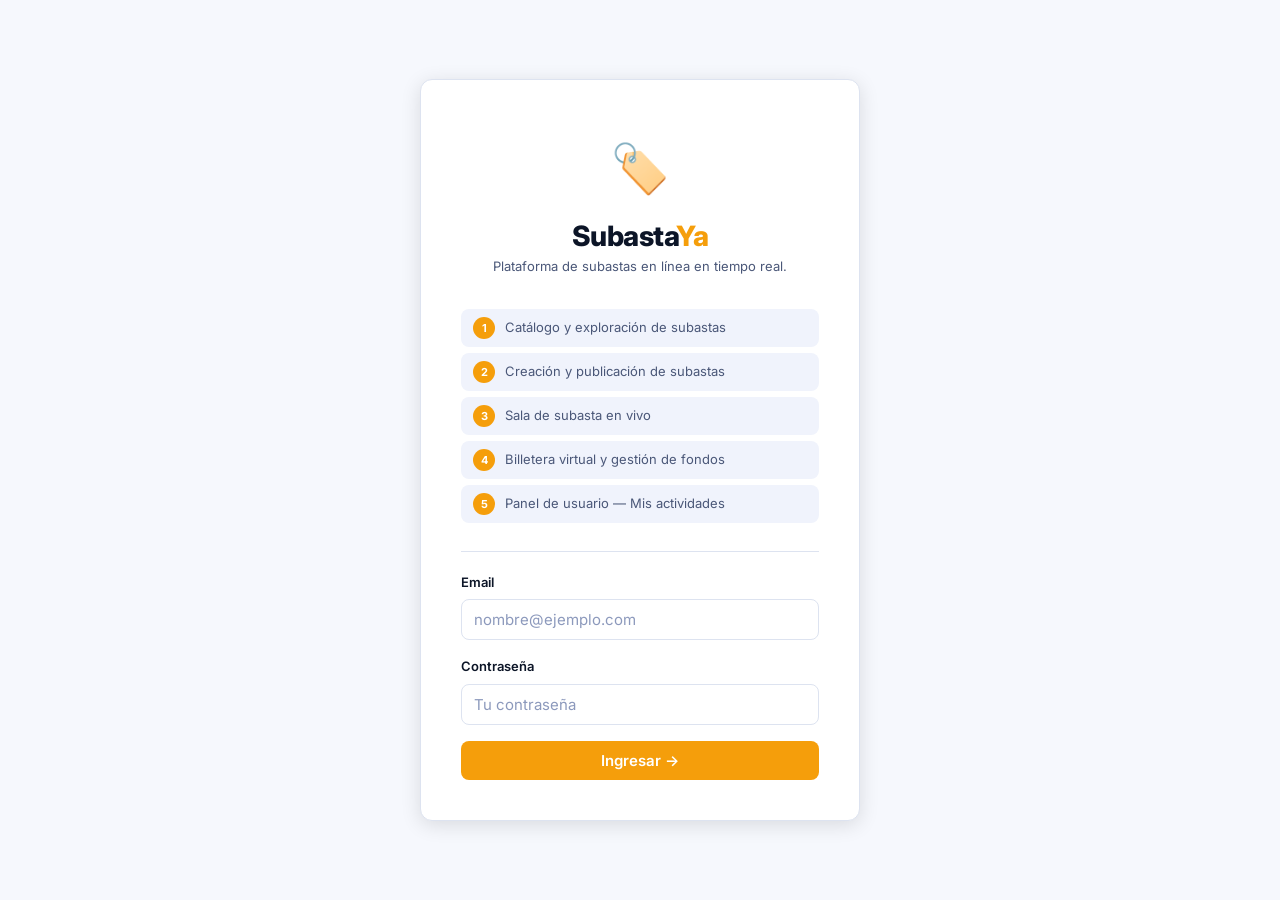
<file: index.html>
<!DOCTYPE html>
<html lang="es">
<head>
  <meta charset="UTF-8">
  <meta name="viewport" content="width=device-width, initial-scale=1.0">
  <title>SubastaYa — Subastas en línea</title>

  <link rel="stylesheet" href="./styles/variables.css">
  <link rel="stylesheet" href="./styles/global.css">
  <link rel="stylesheet" href="./styles/components.css">
  <link rel="stylesheet" href="./styles/layout.css">
  <link rel="stylesheet" href="./styles/home.css">
  <link rel="stylesheet" href="./styles/identificacion.css">
</head>
<body>

  <!-- ══════════════════════════════════════════════════
       PANTALLA DE IDENTIFICACIÓN (sin sesión)
       ══════════════════════════════════════════════════ -->
  <div id="pantalla-identificacion" class="id-page" hidden>
    <div class="id-card">
      <span class="id-logo">🏷️</span>
      <h1 class="id-titulo">Subasta<span>Ya</span></h1>
      <p class="id-subtitulo">
        Plataforma de subastas en línea en tiempo real.
      </p>

      <div class="modulos-lista">
        <div class="modulo-pill"><span class="modulo-pill__num">1</span> Catálogo y exploración de subastas</div>
        <div class="modulo-pill"><span class="modulo-pill__num">2</span> Creación y publicación de subastas</div>
        <div class="modulo-pill"><span class="modulo-pill__num">3</span> Sala de subasta en vivo</div>
        <div class="modulo-pill"><span class="modulo-pill__num">4</span> Billetera virtual y gestión de fondos</div>
        <div class="modulo-pill"><span class="modulo-pill__num">5</span> Panel de usuario — Mis actividades</div>
      </div>

      <hr class="id-divider">

      <form id="form-identificacion" class="id-form" novalidate>
        <div class="form-group">
          <label class="form-label" for="input-email">Email</label>
          <input id="input-email" type="email" class="form-control"
                 placeholder="nombre@ejemplo.com" autocomplete="email" required>
        </div>
        <div class="form-group">
          <label class="form-label" for="input-password">Contraseña</label>
          <input id="input-password" type="password" class="form-control"
                 placeholder="Tu contraseña" autocomplete="current-password" required>
        </div>
        <div id="alerta-id"></div>
        <button id="btn-entrar" type="submit" class="btn btn-primary btn-full">
          Ingresar →
        </button>
      </form>
    </div>
  </div>

  <!-- ══════════════════════════════════════════════════
       CATÁLOGO (con sesión)
       ══════════════════════════════════════════════════ -->
  <div id="pantalla-catalogo" hidden>

    <div id="app-header"></div>

    <main class="page-content">
      <div class="home-hero">
        <h1>Subastas en línea</h1>
        <p>Ofertá en tiempo real. El mayor postor se lleva el artículo.</p>
      </div>

      <div class="filtros-bar">
        <div class="filtros-tabs">
          <button class="tab active" data-status="">Todas</button>
          <button class="tab" data-status="Activas">Activas</button>
          <button class="tab" data-status="Proximas">Próximas</button>
          <button class="tab" data-status="Finalizadas">Finalizadas</button>
        </div>
        <div class="filtros-sort">
          <select id="sort-select">
            <option value="TiempoRestante">Ordenar: Tiempo restante</option>
            <option value="MayorPuja">Ordenar: Mayor puja</option>
          </select>
        </div>
      </div>

      <div id="estado-carga" class="estado-carga">
        <div class="spinner"></div>
      </div>

      <div id="auctions-grid" class="card-grid"></div>
    </main>

    <div id="app-footer"></div>

  </div>

  <!-- ── Lógica de entrada ───────────────────────────── -->
  <script type="module">
    async function mostrarCatalogo() {
      document.getElementById('pantalla-catalogo').hidden = false;
      // Importar en orden: layout primero (inyecta header), luego home
      await import('./components/layout.js');
      await import('./scripts/home.js');
    }

    const email = localStorage.getItem('subastaYa_email');

    if (email) {
      mostrarCatalogo();
    } else {
      document.getElementById('pantalla-identificacion').hidden = false;

      const formEl    = document.getElementById('form-identificacion');
      const btnEntrar = document.getElementById('btn-entrar');

      formEl.addEventListener('submit', async e => {
        e.preventDefault();
        const alertaEl = document.getElementById('alerta-id');
        alertaEl.innerHTML = '';

        const emailVal = document.getElementById('input-email').value.trim();
        if (!emailVal || !emailVal.includes('@')) {
          alertaEl.innerHTML = '<div class="alerta alerta-error">Ingresá un email válido.</div>';
          return;
        }

        btnEntrar.disabled    = true;
        btnEntrar.textContent = 'Verificando…';

        const passVal = document.getElementById('input-password').value;
        if (!passVal) {
          alertaEl.innerHTML = '<div class="alerta alerta-error">Ingresá tu contraseña.</div>';
          btnEntrar.disabled    = false;
          btnEntrar.textContent = 'Ingresar →';
          return;
        }

        try {
          const apiBase = window.location.port === '5073' ? '' : 'http://localhost:5073';
          const res = await fetch(`${apiBase}/api/v1/auth/login`, {
            method:  'POST',
            headers: { 'Content-Type': 'application/json' },
            body:    JSON.stringify({ email: emailVal, password: passVal }),
            signal:  AbortSignal.timeout(5000)
          });

          if (!res.ok) throw new Error('credenciales');
          const session = await res.json();

          localStorage.setItem('subastaYa_userId', String(session.usuarioId));
          localStorage.setItem('subastaYa_email',  session.email);
          localStorage.setItem('subastaYa_nombre', session.nombre);
          localStorage.setItem('subastaYa_token',  session.token);
          localStorage.setItem('subastaYa_rol',    session.rol);

          document.getElementById('pantalla-identificacion').hidden = true;
          mostrarCatalogo();

        } catch (err) {
          const esComunicacion = err.name === 'TimeoutError' || err.name === 'TypeError';
          alertaEl.innerHTML = esComunicacion
            ? '<div class="alerta alerta-error">No se pudo conectar con el servidor. ¿Está corriendo el backend?</div>'
            : '<div class="alerta alerta-error">Email o contraseña incorrectos.</div>';
          btnEntrar.disabled    = false;
          btnEntrar.textContent = 'Ingresar →';
        }
      });
    }
  </script>

</body>
</html>
</file>
<file: styles/variables.css>
:root {
  /* ── Colores principales ─────────────────────────── */
  --color-primary:        #F59E0B;
  --color-primary-hover:  #D97706;
  --color-primary-text:   #FFFFFF;

  /* ── Header ──────────────────────────────────────── */
  --color-header:         #0C1527;
  --color-header-text:    #FFFFFF;
  --color-header-link:    #C8D3F0;

  /* ── Fondo y superficies ─────────────────────────── */
  --color-bg:             #F6F8FD;
  --color-surface:        #FFFFFF;
  --color-surface-2:      #F0F3FC;

  /* ── Texto ───────────────────────────────────────── */
  --color-text:           #0C1527;
  --color-text-muted:     #4A5778;
  --color-text-light:     #8C99BC;

  /* ── Bordes ──────────────────────────────────────── */
  --color-border:         #DDE3F0;
  --color-border-hi:      #B8C4E0;

  /* ── Estados ─────────────────────────────────────── */
  --color-success:        #059669;
  --color-success-bg:     #ECFDF5;
  --color-error:          #DC2626;
  --color-error-bg:       #FEF2F2;
  --color-warning:        #D97706;
  --color-warning-bg:     #FFFBEB;

  /* ── Tipografía ──────────────────────────────────── */
  --font-sans:            'Inter', system-ui, sans-serif;
  --font-size-sm:         13px;
  --font-size-base:       15px;
  --font-size-lg:         18px;
  --font-size-xl:         22px;

  /* ── Formas y sombras ────────────────────────────── */
  --radius:               8px;
  --radius-lg:            12px;
  --radius-full:          9999px;
  --shadow:               0 2px 8px rgba(0, 0, 0, .08);
  --shadow-lg:            0 4px 20px rgba(0, 0, 0, .12);

  /* ── Layout ──────────────────────────────────────── */
  --max-width:            1100px;
  --header-height:        64px;
  --page-padding:         20px;
}
</file>
<file: styles/global.css>
@import url('https://fonts.googleapis.com/css2?family=Inter:wght@400;500;600;700&display=swap');

/* ── Reset ───────────────────────────────────────────── */
*, *::before, *::after {
  box-sizing: border-box;
  margin: 0;
  padding: 0;
}

[hidden] { display: none !important; }

/* ── Base ────────────────────────────────────────────── */
body {
  font-family:    var(--font-sans);
  font-size:      var(--font-size-base);
  background:     var(--color-bg);
  color:          var(--color-text);
  line-height:    1.65;
  min-height:     100vh;
}

a {
  color: var(--color-primary);
  text-decoration: none;
}
a:hover { text-decoration: underline; }

img { max-width: 100%; display: block; }

ul, ol { list-style: none; }

/* ── Contenedor de página ────────────────────────────── */
.page-content {
  max-width:      var(--max-width);
  margin-inline:  auto;
  padding-inline: var(--page-padding);
  padding-block:  32px 64px;
  /* Espacio para el header fijo */
  padding-top:    calc(var(--header-height) + 32px);
}

/* ── Títulos ─────────────────────────────────────────── */
h1 { font-size: var(--font-size-xl); font-weight: 700; line-height: 1.2; }
h2 { font-size: var(--font-size-lg); font-weight: 600; line-height: 1.3; }
h3 { font-size: var(--font-size-base); font-weight: 600; }

/* ── Grillas de cards ────────────────────────────────── */
.card-grid {
  display: grid;
  grid-template-columns: repeat(auto-fill, minmax(280px, 1fr));
  gap: 20px;
}

/* ── Card genérica ───────────────────────────────────── */
.card {
  background:    var(--color-surface);
  border:        1px solid var(--color-border);
  border-radius: var(--radius-lg);
  padding:       20px;
  box-shadow:    var(--shadow);
}

/* ── Mensaje de carga / vacío ────────────────────────── */
.estado-carga {
  text-align: center;
  padding: 60px 20px;
  color: var(--color-text-muted);
}

/* ── Responsive ──────────────────────────────────────── */
@media (max-width: 600px) {
  .card-grid {
    grid-template-columns: 1fr;
  }
  .page-content {
    padding-inline: 16px;
  }
}
</file>
<file: styles/components.css>
/* ════════════════════════════════════════════════════
   components.css — Estilos estándar de componentes UI
   Para cambiar el diseño de botones/inputs de TODA la
   app, modificá este archivo.
   ════════════════════════════════════════════════════ */

/* ── Botones ─────────────────────────────────────────── */
.btn {
  display:       inline-flex;
  align-items:   center;
  gap:           8px;
  padding:       10px 20px;
  border-radius: var(--radius);
  font-family:   var(--font-sans);
  font-size:     var(--font-size-base);
  font-weight:   600;
  cursor:        pointer;
  border:        none;
  transition:    background .15s, transform .1s;
  white-space:   nowrap;
}
.btn:active { transform: scale(.98); }

.btn-primary {
  background: var(--color-primary);
  color:      var(--color-primary-text);
}
.btn-primary:hover { background: var(--color-primary-hover); }

.btn-secondary {
  background: var(--color-surface);
  color:      var(--color-text);
  border:     1px solid var(--color-border);
}
.btn-secondary:hover { background: var(--color-surface-2); }

.btn-danger {
  background: var(--color-error);
  color:      #fff;
}

.btn-sm {
  padding:   6px 14px;
  font-size: var(--font-size-sm);
}

.btn-full { width: 100%; justify-content: center; }

/* ── Inputs y formularios ────────────────────────────── */
.form-group {
  display:        flex;
  flex-direction: column;
  gap:            6px;
  margin-bottom:  16px;
}

label {
  font-size:   var(--font-size-sm);
  font-weight: 600;
  color:       var(--color-text);
}

input,
select,
textarea {
  width:         100%;
  padding:       10px 12px;
  border:        1px solid var(--color-border);
  border-radius: var(--radius);
  font-family:   var(--font-sans);
  font-size:     var(--font-size-base);
  color:         var(--color-text);
  background:    var(--color-surface);
  transition:    border-color .15s;
}
input:focus,
select:focus,
textarea:focus {
  outline:      none;
  border-color: var(--color-primary);
}
input::placeholder { color: var(--color-text-light); }

textarea { resize: vertical; min-height: 100px; }

.form-label {
  font-size:   var(--font-size-sm);
  font-weight: 600;
  color:       var(--color-text);
}
.form-hint {
  font-size: var(--font-size-sm);
  color:     var(--color-text-muted);
}
.form-required { color: var(--color-error); }
.form-error {
  font-size: var(--font-size-sm);
  color:     var(--color-error);
}
.form-control {
  width:         100%;
  padding:       10px 12px;
  border:        1px solid var(--color-border);
  border-radius: var(--radius);
  font-family:   var(--font-sans);
  font-size:     var(--font-size-base);
  color:         var(--color-text);
  background:    var(--color-surface);
  transition:    border-color .15s;
}
.form-control:focus {
  outline:      none;
  border-color: var(--color-primary);
}

/* ── Badges / pills ──────────────────────────────────── */
.badge {
  display:       inline-block;
  padding:       3px 10px;
  border-radius: var(--radius-full);
  font-size:     12px;
  font-weight:   600;
}
.badge-activa    { background: #DCFCE7; color: #166534; }
.badge-programada{ background: #DBEAFE; color: #1E40AF; }
.badge-finalizada{ background: var(--color-surface-2); color: var(--color-text-muted); }
.badge-desierta  { background: #FEF3C7; color: #92400E; }

/* ── Alertas ─────────────────────────────────────────── */
.alerta {
  padding:       12px 16px;
  border-radius: var(--radius);
  font-size:     var(--font-size-sm);
  border:        1px solid;
  margin-bottom: 16px;
}
.alerta-error   { background: var(--color-error-bg);   color: var(--color-error);   border-color: #FECACA; }
.alerta-success { background: var(--color-success-bg); color: var(--color-success); border-color: #A7F3D0; }
.alerta-warning { background: var(--color-warning-bg); color: var(--color-warning); border-color: #FDE68A; }

/* ── Divisor ─────────────────────────────────────────── */
.divider {
  border: none;
  border-top: 1px solid var(--color-border);
  margin-block: 24px;
}

/* ── Spinner de carga ────────────────────────────────── */
.spinner {
  width:  28px;
  height: 28px;
  border: 3px solid var(--color-border);
  border-top-color: var(--color-primary);
  border-radius: 50%;
  animation: spin .7s linear infinite;
  margin-inline: auto;
}
@keyframes spin { to { transform: rotate(360deg); } }
</file>
<file: styles/layout.css>
/* ════════════════════════════════════════════════════
   layout.css — Estilos del header y footer globales
   Se importa en cada página junto con global.css
   ════════════════════════════════════════════════════ */

/* ── Header ──────────────────────────────────────────── */
.main-header {
  position:   fixed;
  top:        0;
  left:       0;
  right:      0;
  z-index:    100;
  background: var(--color-header);
  height:     var(--header-height);
  box-shadow: 0 1px 8px rgba(0,0,0,.2);
}

.main-header__inner {
  max-width:      var(--max-width);
  margin-inline:  auto;
  padding-inline: var(--page-padding);
  height:         100%;
  display:        flex;
  align-items:    center;
  gap:            24px;
}

.main-header__logo {
  font-size:   20px;
  font-weight: 700;
  color:       var(--color-primary) !important;
  text-decoration: none !important;
  letter-spacing: -.02em;
  margin-right: 8px;
}

.main-header__nav {
  display: flex;
  gap:     4px;
  flex:    1;
}

.main-header__nav a {
  padding:       8px 14px;
  border-radius: var(--radius);
  color:         var(--color-header-link);
  font-size:     var(--font-size-sm);
  font-weight:   500;
  text-decoration: none;
  transition:    background .15s, color .15s;
}
.main-header__nav a:hover,
.main-header__nav a.active {
  background: rgba(255,255,255,.1);
  color:      #fff;
  text-decoration: none;
}

.main-header__actions {
  display:    flex;
  align-items: center;
  gap:        8px;
}

/* Hamburguesa — oculto en desktop */
.main-header__burger {
  display:        none;
  flex-direction: column;
  gap:            5px;
  background:     none;
  border:         none;
  cursor:         pointer;
  padding:        4px;
  margin-left:    auto;
}
.main-header__burger span {
  display:       block;
  width:         22px;
  height:        2px;
  background:    var(--color-header-link);
  border-radius: 2px;
}

/* Menú mobile */
.main-header__mobile-nav {
  background:     var(--color-header);
  padding:        12px 20px 16px;
  display:        flex;
  flex-direction: column;
  gap:            4px;
  border-top:     1px solid rgba(255,255,255,.08);
}
.main-header__mobile-nav a {
  padding:       10px 12px;
  border-radius: var(--radius);
  color:         var(--color-header-link);
  font-weight:   500;
  text-decoration: none;
}
.main-header__mobile-nav a:hover {
  background: rgba(255,255,255,.08);
  color: #fff;
  text-decoration: none;
}

/* ── Usuario en header ────────────────────────────────── */
.header-usuario {
  display:     flex;
  align-items: center;
  gap:         8px;
}
.header-usuario__email {
  font-size:     var(--font-size-sm);
  color:         var(--color-header-link);
  max-width:     160px;
  overflow:      hidden;
  text-overflow: ellipsis;
  white-space:   nowrap;
}

/* ── Footer ──────────────────────────────────────────── */
.main-footer {
  border-top:  1px solid var(--color-border);
  margin-top:  auto;
}
.main-footer__inner {
  max-width:      var(--max-width);
  margin-inline:  auto;
  padding-inline: var(--page-padding);
  padding-block:  20px;
  display:        flex;
  align-items:    center;
  gap:            8px;
  font-size:      var(--font-size-sm);
  color:          var(--color-text-muted);
}
.main-footer__brand { font-weight: 700; color: var(--color-text); }
.main-footer__sep   { color: var(--color-border); }

/* ── Responsive ──────────────────────────────────────── */
@media (max-width: 640px) {
  .main-header {
    height: auto;
    min-height: var(--header-height);
  }
  .main-header__nav,
  .main-header__actions {
    display: none;
  }
  .main-header__burger {
    display: flex;
  }
  .main-header__inner {
    flex-wrap: wrap;
    padding-block: 14px;
  }
  .page-content {
    padding-top: calc(var(--header-height) + 16px);
  }
}
</file>
<file: styles/home.css>
/* ════════════════════════════════════════════════════
   home.css — Estilos de la página Home / Catálogo
   ════════════════════════════════════════════════════ */

/* ── Hero ────────────────────────────────────────────── */
.home-hero {
  margin-bottom: 32px;
}
.home-hero h1 {
  font-size: clamp(24px, 4vw, 36px);
  font-weight: 700;
  color: var(--color-text);
  margin-bottom: 6px;
}
.home-hero p {
  font-size: var(--font-size-lg);
  color: var(--color-text-muted);
}

/* ── Barra de filtros ─────────────────────────────────── */
.filtros-bar {
  display:     flex;
  align-items: center;
  gap:         12px;
  margin-bottom: 24px;
  flex-wrap:   wrap;
}

.filtros-tabs {
  display: flex;
  gap:     4px;
  background: var(--color-surface);
  border:  1px solid var(--color-border);
  border-radius: var(--radius-lg);
  padding: 4px;
}

.tab {
  padding:       7px 16px;
  border:        none;
  border-radius: var(--radius);
  background:    transparent;
  font-family:   var(--font-sans);
  font-size:     var(--font-size-sm);
  font-weight:   500;
  color:         var(--color-text-muted);
  cursor:        pointer;
  transition:    background .15s, color .15s;
  white-space:   nowrap;
}
.tab:hover { color: var(--color-text); }
.tab.active {
  background: var(--color-primary);
  color:      #fff;
  font-weight: 600;
}

.filtros-sort {
  margin-left: auto;
}
.filtros-sort select {
  width: auto;
  padding: 7px 12px;
  font-size: var(--font-size-sm);
  cursor: pointer;
}

/* ── Grid de subastas ─────────────────────────────────── */
#auctions-grid {
  grid-template-columns: repeat(auto-fill, minmax(260px, 1fr));
}

/* ── Card de subasta ──────────────────────────────────── */
.auction-card {
  background:    var(--color-surface);
  border:        1px solid var(--color-border);
  border-radius: var(--radius-lg);
  overflow:      hidden;
  cursor:        pointer;
  transition:    transform .2s, box-shadow .2s;
  display:       flex;
  flex-direction: column;
}
.auction-card:hover {
  transform:  translateY(-3px);
  box-shadow: var(--shadow-lg);
}

.auction-card__img-wrap {
  position:        relative;
  aspect-ratio:    16/10;
  overflow:        hidden;
  background:      var(--color-surface-2);
}
.auction-card__img-wrap img {
  width:      100%;
  height:     100%;
  object-fit: cover;
  transition: transform .3s;
}
.auction-card:hover .auction-card__img-wrap img {
  transform: scale(1.04);
}

.auction-card__badge {
  position:      absolute;
  top:           10px;
  right:         10px;
  font-size:     11px;
  font-weight:   700;
  padding:       3px 10px;
  border-radius: var(--radius-full);
  text-transform: uppercase;
  letter-spacing: .04em;
}
.badge-activa     { background: #DCFCE7; color: #166534; }
.badge-programada { background: #DBEAFE; color: #1E40AF; }
.badge-finalizada { background: #F3F4F6; color: #6B7280; }
.badge-desierta   { background: #FEF3C7; color: #92400E; }

.auction-card__body {
  padding:        16px;
  display:        flex;
  flex-direction: column;
  gap:            8px;
  flex:           1;
}

.auction-card__categoria {
  font-size:   var(--font-size-sm);
  font-weight: 600;
  color:       var(--color-primary);
  text-transform: uppercase;
  letter-spacing: .06em;
}

.auction-card__titulo {
  font-size:   var(--font-size-base);
  font-weight: 600;
  color:       var(--color-text);
  line-height: 1.35;
  display:     -webkit-box;
  -webkit-line-clamp: 2;
  -webkit-box-orient: vertical;
  overflow:    hidden;
}

.auction-card__precios {
  display:         flex;
  gap:             16px;
  padding:         10px 0;
  border-top:      1px solid var(--color-border);
  border-bottom:   1px solid var(--color-border);
}
.auction-card__label {
  font-size:   11px;
  color:       var(--color-text-muted);
  margin-bottom: 2px;
  text-transform: uppercase;
  letter-spacing: .06em;
}
.auction-card__monto {
  font-size:           var(--font-size-base);
  font-weight:         700;
  color:               var(--color-text);
  font-variant-numeric: tabular-nums;
}
.auction-card__monto.sin-ofertas {
  font-weight: 400;
  color:       var(--color-text-muted);
  font-size:   var(--font-size-sm);
}

/* ── Timer ────────────────────────────────────────────── */
.auction-card__timer {
  display:     flex;
  align-items: center;
  gap:         6px;
  font-size:   var(--font-size-sm);
  color:       var(--color-text-muted);
}
.timer-valor {
  font-weight:          600;
  color:                var(--color-text);
  font-variant-numeric: tabular-nums;
  font-size:            var(--font-size-base);
}
.timer-valor.urgente { color: var(--color-error); }

.auction-card__fecha {
  font-size: var(--font-size-sm);
  color:     var(--color-text-muted);
}

.auction-card__footer {
  margin-top: auto;
  padding-top: 4px;
}

/* ── Estado vacío / error ─────────────────────────────── */
.estado-vacio {
  grid-column: 1 / -1;
  text-align:  center;
  padding:     60px 20px;
  color:       var(--color-text-muted);
}
.estado-vacio p { margin-top: 8px; }

/* ── Responsive ───────────────────────────────────────── */
@media (max-width: 600px) {
  .filtros-bar  { flex-direction: column; align-items: flex-start; }
  .filtros-sort { margin-left: 0; width: 100%; }
  .filtros-sort select { width: 100%; }
}
</file>
<file: styles/identificacion.css>
/* ════════════════════════════════════════════════════
   identificacion.css — Pantalla de entrada para la demo
   ════════════════════════════════════════════════════ */

body { background: var(--color-bg); }

.id-page {
  min-height:      100vh;
  display:         flex;
  align-items:     center;
  justify-content: center;
  padding:         24px var(--page-padding);
}

.id-card {
  background:    var(--color-surface);
  border:        1px solid var(--color-border);
  border-radius: var(--radius-lg);
  padding:       48px 40px 40px;
  width:         100%;
  max-width:     440px;
  box-shadow:    var(--shadow-lg);
  text-align:    center;
}

/* ── Logo ─────────────────────────────────────────────── */
.id-logo {
  font-size:     48px;
  margin-bottom: 12px;
  display:       block;
}
.id-titulo {
  font-size:   28px;
  font-weight: 800;
  color:       var(--color-text);
  letter-spacing: -.02em;
  margin-bottom: 4px;
}
.id-titulo span { color: var(--color-primary); }
.id-subtitulo {
  font-size:     var(--font-size-sm);
  color:         var(--color-text-muted);
  margin-bottom: 32px;
  line-height:   1.5;
}

/* ── Formulario ───────────────────────────────────────── */
.id-form {
  text-align: left;
}
.id-form .form-group { margin-bottom: 16px; }

.id-divider {
  border:     none;
  border-top: 1px solid var(--color-border);
  margin:     28px 0 20px;
}

/* ── Módulos pills ────────────────────────────────────── */
.modulos-lista {
  display:        flex;
  flex-direction: column;
  gap:            6px;
  text-align:     left;
  margin-bottom:  28px;
}
.modulo-pill {
  display:       flex;
  align-items:   center;
  gap:           10px;
  padding:       8px 12px;
  background:    var(--color-surface-2);
  border-radius: var(--radius);
  font-size:     var(--font-size-sm);
  color:         var(--color-text-muted);
}
.modulo-pill__num {
  width:         22px;
  height:        22px;
  background:    var(--color-primary);
  color:         #fff;
  border-radius: 50%;
  font-size:     11px;
  font-weight:   700;
  display:       flex;
  align-items:   center;
  justify-content: center;
  flex-shrink:   0;
}

/* ── Responsive ───────────────────────────────────────── */
@media (max-width: 480px) {
  .id-card { padding: 32px 20px 28px; }
}
</file>
<file: styles/auction-detail.css>
/* ════════════════════════════════════════════════════
   auction-detail.css — Sala de subasta (T2)
   ════════════════════════════════════════════════════ */

/* ── Breadcrumb ───────────────────────────────────────── */
.breadcrumb {
  display:     flex;
  align-items: center;
  gap:         8px;
  font-size:   var(--font-size-sm);
  color:       var(--color-text-muted);
  margin-bottom: 24px;
}
.breadcrumb a { color: var(--color-text-muted); }
.breadcrumb a:hover { color: var(--color-primary); text-decoration: none; }
.breadcrumb__sep { color: var(--color-border); }

/* ── Grid principal (imagen + panel) ──────────────────── */
.detalle-grid {
  display:   grid;
  grid-template-columns: 1fr 420px;
  gap:       32px;
  align-items: start;
  margin-bottom: 40px;
}

/* ── Imagen ───────────────────────────────────────────── */
.detalle-imagen {
  position:      sticky;
  top:           calc(var(--header-height) + 20px);
  border-radius: var(--radius-lg);
  overflow:      hidden;
  aspect-ratio:  4/3;
  background:    var(--color-surface-2);
}
.detalle-imagen img {
  width:      100%;
  height:     100%;
  object-fit: cover;
}
.detalle-imagen__fallback {
  display:         flex;
  align-items:     center;
  justify-content: center;
  width:  100%;
  height: 100%;
  font-size: 80px;
}

/* ── Panel derecho ────────────────────────────────────── */
.detalle-panel {
  display:        flex;
  flex-direction: column;
  gap:            20px;
}

.detalle-badges {
  display:    flex;
  align-items: center;
  gap:        8px;
  flex-wrap:  wrap;
}
.detalle-categoria {
  font-size:   var(--font-size-sm);
  font-weight: 600;
  color:       var(--color-primary);
  text-transform: uppercase;
  letter-spacing: .06em;
}
.detalle-titulo {
  font-size:   clamp(20px, 3vw, 28px);
  font-weight: 700;
  line-height: 1.2;
  color:       var(--color-text);
  text-wrap:   balance;
}
.detalle-vendedor {
  font-size: var(--font-size-sm);
  color:     var(--color-text-muted);
}

/* ── Caja de precios ──────────────────────────────────── */
.precio-box {
  background:    var(--color-surface);
  border:        1px solid var(--color-border);
  border-radius: var(--radius-lg);
  padding:       20px;
  display:       grid;
  grid-template-columns: 1fr 1fr;
  gap:           16px;
}
.precio-label {
  font-size:      var(--font-size-sm);
  color:          var(--color-text-muted);
  text-transform: uppercase;
  letter-spacing: .06em;
  margin-bottom:  4px;
}
.precio-valor {
  font-size:            28px;
  font-weight:          700;
  color:                var(--color-text);
  font-variant-numeric: tabular-nums;
  line-height:          1;
}
.precio-valor.sin-ofertas {
  font-size:   var(--font-size-base);
  font-weight: 400;
  color:       var(--color-text-muted);
}
.precio-minima {
  font-size:            var(--font-size-lg);
  font-weight:          600;
  color:                var(--color-primary);
  font-variant-numeric: tabular-nums;
}

/* ── Timer ────────────────────────────────────────────── */
.timer-box {
  display:         flex;
  align-items:     center;
  justify-content: center;
  gap:             10px;
  background:      var(--color-surface);
  border:          1px solid var(--color-border);
  border-radius:   var(--radius-lg);
  padding:         16px 20px;
}
.timer-icono { font-size: 20px; }
.timer-valor-grande {
  font-size:            36px;
  font-weight:          700;
  font-variant-numeric: tabular-nums;
  color:                var(--color-text);
  letter-spacing:       .04em;
}
.timer-valor-grande.urgente { color: var(--color-error); }
.timer-subtexto {
  font-size: var(--font-size-sm);
  color:     var(--color-text-muted);
}

/* ── Formulario de puja ───────────────────────────────── */
.form-puja {
  background:    var(--color-surface);
  border:        1px solid var(--color-border);
  border-radius: var(--radius-lg);
  padding:       20px;
  display:       flex;
  flex-direction: column;
  gap:           12px;
}
.form-puja h3 {
  font-size:   var(--font-size-base);
  font-weight: 600;
  color:       var(--color-text);
}
.puja-row {
  display: flex;
  gap:     8px;
}
.puja-row input { flex: 1; }

/* ── Toast de extensión anti-sniping ─────────────────── */
.toast {
  position:      fixed;
  bottom:        24px;
  left:          50%;
  transform:     translateX(-50%);
  background:    #1E3A5F;
  color:         #fff;
  padding:       12px 24px;
  border-radius: var(--radius-full);
  font-size:     var(--font-size-sm);
  font-weight:   600;
  box-shadow:    var(--shadow-lg);
  z-index:       200;
  white-space:   nowrap;
  animation:     toast-in .3s ease;
}
@keyframes toast-in {
  from { opacity: 0; transform: translateX(-50%) translateY(12px); }
  to   { opacity: 1; transform: translateX(-50%) translateY(0);    }
}

/* ── Estado finalizado ────────────────────────────────── */
.estado-finalizado {
  background:    var(--color-surface);
  border:        1px solid var(--color-border);
  border-radius: var(--radius-lg);
  padding:       20px;
  text-align:    center;
  color:         var(--color-text-muted);
}
.estado-finalizado .ganador {
  font-size:   var(--font-size-lg);
  font-weight: 700;
  color:       var(--color-success);
  margin-top:  8px;
}

/* ── Sección inferior (descripción + historial) ───────── */
.detalle-bottom {
  display: grid;
  grid-template-columns: 1fr 1fr;
  gap:     32px;
}
.detalle-bottom h2 {
  font-size:     var(--font-size-base);
  font-weight:   600;
  margin-bottom: 12px;
  padding-bottom: 10px;
  border-bottom: 1px solid var(--color-border);
}
.detalle-descripcion p {
  color:       var(--color-text-muted);
  line-height: 1.7;
  white-space: pre-wrap;
}

/* ── Historial de pujas ───────────────────────────────── */
.historial-lista {
  display:        flex;
  flex-direction: column;
  gap:            1px;
}
.puja-item {
  display:         flex;
  align-items:     center;
  justify-content: space-between;
  padding:         10px 0;
  border-bottom:   1px solid var(--color-border);
  font-size:       var(--font-size-sm);
}
.puja-item:last-child { border-bottom: none; }
.puja-monto {
  font-weight:          700;
  font-variant-numeric: tabular-nums;
  color:                var(--color-text);
}
.puja-item.primera .puja-monto { color: var(--color-primary); }
.puja-postor { color: var(--color-text-muted); }
.puja-fecha  { color: var(--color-text-light); font-size: 11px; }
.historial-vacio {
  color:     var(--color-text-muted);
  font-size: var(--font-size-sm);
  padding:   16px 0;
}

/* ── Responsive ───────────────────────────────────────── */
@media (max-width: 860px) {
  .detalle-grid   { grid-template-columns: 1fr; }
  .detalle-imagen { position: static; aspect-ratio: 16/9; }
  .detalle-bottom { grid-template-columns: 1fr; }
}
@media (max-width: 480px) {
  .precio-box { grid-template-columns: 1fr; }
  .puja-row   { flex-direction: column; }
}
</file>
<file: styles/create-auction.css>
/* ════════════════════════════════════════════════════
   create-auction.css — Formulario publicar subasta (T3)
   ════════════════════════════════════════════════════ */

/* ── Encabezado de página ─────────────────────────────── */
.publicar-header {
  margin-bottom: 32px;
}
.publicar-header h1 {
  font-size:   clamp(22px, 3vw, 30px);
  font-weight: 700;
  color:       var(--color-text);
  margin-bottom: 6px;
}
.publicar-header p {
  color:     var(--color-text-muted);
  font-size: var(--font-size-base);
}

/* ── Layout: formulario + preview ─────────────────────── */
.publicar-layout {
  display: grid;
  grid-template-columns: 1fr 340px;
  gap:     40px;
  align-items: start;
}

/* ── Tarjeta de sección ────────────────────────────────── */
.form-card {
  background:    var(--color-surface);
  border:        1px solid var(--color-border);
  border-radius: var(--radius-lg);
  padding:       28px;
  margin-bottom: 20px;
}
.form-card h2 {
  font-size:     var(--font-size-base);
  font-weight:   600;
  color:         var(--color-text);
  margin-bottom: 20px;
  padding-bottom: 12px;
  border-bottom: 1px solid var(--color-border);
}

/* ── Row de dos columnas ─────────────────────────────────*/
.form-row {
  display: grid;
  grid-template-columns: 1fr 1fr;
  gap:     16px;
}

/* ── Preview lateral ──────────────────────────────────── */
.preview-sticky {
  position: sticky;
  top:      calc(var(--header-height) + 20px);
  display:  flex;
  flex-direction: column;
  gap:      16px;
}
.preview-card {
  background:    var(--color-surface);
  border:        1px solid var(--color-border);
  border-radius: var(--radius-lg);
  overflow:      hidden;
}
.preview-card__label {
  font-size:      var(--font-size-sm);
  font-weight:    600;
  color:          var(--color-text-muted);
  text-transform: uppercase;
  letter-spacing: .06em;
  padding:        12px 16px 0;
}
.preview-img-wrap {
  aspect-ratio: 16/10;
  background:   var(--color-surface-2);
  display:      flex;
  align-items:  center;
  justify-content: center;
  overflow:     hidden;
  margin:       12px 16px 0;
  border-radius: var(--radius);
  font-size:    48px;
}
.preview-img-wrap img {
  width:      100%;
  height:     100%;
  object-fit: cover;
}
.preview-body {
  padding: 12px 16px 16px;
}
.preview-categoria {
  font-size:      var(--font-size-sm);
  font-weight:    600;
  color:          var(--color-primary);
  text-transform: uppercase;
  letter-spacing: .06em;
  margin-bottom:  4px;
}
.preview-titulo {
  font-size:   var(--font-size-base);
  font-weight: 600;
  color:       var(--color-text);
  line-height: 1.35;
  min-height:  20px;
}
.preview-precios {
  display:      flex;
  gap:          16px;
  padding:      10px 0;
  border-top:   1px solid var(--color-border);
  border-bottom: 1px solid var(--color-border);
  margin-top:   10px;
}
.preview-precio-label {
  font-size:   11px;
  color:       var(--color-text-muted);
  text-transform: uppercase;
  letter-spacing: .06em;
  margin-bottom: 2px;
}
.preview-precio-valor {
  font-size:            var(--font-size-base);
  font-weight:          700;
  color:                var(--color-text);
  font-variant-numeric: tabular-nums;
}
.preview-fecha {
  font-size:  var(--font-size-sm);
  color:      var(--color-text-muted);
  margin-top: 8px;
}

/* ── Botón submit ──────────────────────────────────────── */
.publicar-actions {
  display:     flex;
  gap:         12px;
  align-items: center;
  margin-top:  4px;
}

/* ── Responsive ────────────────────────────────────────── */
@media (max-width: 860px) {
  .publicar-layout { grid-template-columns: 1fr; }
  .preview-sticky  { position: static; }
}
@media (max-width: 520px) {
  .form-row { grid-template-columns: 1fr; }
  .publicar-actions { flex-direction: column; }
  .publicar-actions .btn { width: 100%; }
}
</file>
<file: styles/login.css>
/* ════════════════════════════════════════════════════
   login.css — Página de login (T6)
   ════════════════════════════════════════════════════ */

/* ── Centrado de página ───────────────────────────────── */
.login-page {
  min-height:      calc(100vh - var(--header-height));
  display:         flex;
  align-items:     center;
  justify-content: center;
  padding:         40px var(--page-padding);
}

/* ── Tarjeta principal ────────────────────────────────── */
.login-card {
  background:    var(--color-surface);
  border:        1px solid var(--color-border);
  border-radius: var(--radius-lg);
  padding:       40px;
  width:         100%;
  max-width:     420px;
  box-shadow:    var(--shadow-lg);
}

/* ── Logo / cabecera ──────────────────────────────────── */
.login-logo {
  text-align:    center;
  margin-bottom: 32px;
}
.login-logo__icono {
  font-size:     48px;
  display:       block;
  margin-bottom: 8px;
}
.login-logo__nombre {
  font-size:   24px;
  font-weight: 800;
  color:       var(--color-text);
  letter-spacing: -.01em;
}
.login-logo__nombre span { color: var(--color-primary); }
.login-logo__sub {
  font-size:  var(--font-size-sm);
  color:      var(--color-text-muted);
  margin-top: 4px;
}

/* ── Divider visual ───────────────────────────────────── */
.login-divider {
  border:     none;
  border-top: 1px solid var(--color-border);
  margin:     0 0 28px;
}

/* ── Botón de submit ──────────────────────────────────── */
.login-submit {
  margin-top: 8px;
}

/* ── Link de registro ─────────────────────────────────── */
.login-footer {
  text-align:  center;
  margin-top:  20px;
  font-size:   var(--font-size-sm);
  color:       var(--color-text-muted);
}
.login-footer a {
  color:       var(--color-primary);
  font-weight: 600;
}
.login-footer a:hover { text-decoration: underline; }

/* ── Estado cargando en botón ─────────────────────────── */
.btn[disabled] { opacity: .7; cursor: not-allowed; }

/* ── Responsive ───────────────────────────────────────── */
@media (max-width: 480px) {
  .login-card { padding: 28px 20px; }
}
</file>
<file: styles/user-activity.css>
/* ════════════════════════════════════════════════════
   user-activity.css — Mis actividades (T5)
   ════════════════════════════════════════════════════ */

/* ── Encabezado ───────────────────────────────────────── */
.actividades-header {
  margin-bottom: 32px;
}
.actividades-header h1 {
  font-size:   clamp(22px, 3vw, 30px);
  font-weight: 700;
  color:       var(--color-text);
  margin-bottom: 6px;
}
.actividades-header p {
  color:     var(--color-text-muted);
  font-size: var(--font-size-base);
}

/* ── Identificación ───────────────────────────────────── */
.identificacion-card {
  max-width:     520px;
  margin-bottom: 32px;
}

/* ── Tabs de sección ──────────────────────────────────── */
.actividades-tabs {
  display: flex;
  gap:     4px;
  background: var(--color-surface);
  border:  1px solid var(--color-border);
  border-radius: var(--radius-lg);
  padding: 4px;
  width:   fit-content;
  margin-bottom: 24px;
  flex-wrap: wrap;
}
.actividades-tab {
  padding:       8px 18px;
  border:        none;
  border-radius: var(--radius);
  background:    transparent;
  font-family:   var(--font-sans);
  font-size:     var(--font-size-sm);
  font-weight:   500;
  color:         var(--color-text-muted);
  cursor:        pointer;
  transition:    background .15s, color .15s;
  white-space:   nowrap;
  display:       flex;
  align-items:   center;
  gap:           6px;
}
.actividades-tab:hover { color: var(--color-text); }
.actividades-tab.active {
  background:  var(--color-primary);
  color:       #fff;
  font-weight: 600;
}
.tab-count {
  background:    rgba(255,255,255,.3);
  border-radius: var(--radius-full);
  font-size:     11px;
  font-weight:   700;
  padding:       1px 6px;
  min-width:     18px;
  text-align:    center;
}
.actividades-tab:not(.active) .tab-count {
  background:    var(--color-surface-2);
  color:         var(--color-text-muted);
}

/* ── Panel de sección ─────────────────────────────────── */
.seccion-panel { display: none; }
.seccion-panel.activa { display: block; }

/* ── Lista de items ───────────────────────────────────── */
.actividad-lista {
  display:        flex;
  flex-direction: column;
  gap:            12px;
}

/* ── Card de actividad ────────────────────────────────── */
.actividad-card {
  background:    var(--color-surface);
  border:        1px solid var(--color-border);
  border-radius: var(--radius-lg);
  padding:       16px 20px;
  display:       flex;
  align-items:   center;
  gap:           16px;
  transition:    box-shadow .15s;
}
.actividad-card:hover { box-shadow: var(--shadow); }

.actividad-img {
  width:         64px;
  height:        64px;
  border-radius: var(--radius);
  object-fit:    cover;
  flex-shrink:   0;
  background:    var(--color-surface-2);
  display:       flex;
  align-items:   center;
  justify-content: center;
  font-size:     28px;
  overflow:      hidden;
}
.actividad-img img {
  width:      100%;
  height:     100%;
  object-fit: cover;
}

.actividad-info {
  flex: 1;
  min-width: 0;
}
.actividad-titulo {
  font-size:   var(--font-size-base);
  font-weight: 600;
  color:       var(--color-text);
  white-space: nowrap;
  overflow:    hidden;
  text-overflow: ellipsis;
  margin-bottom: 4px;
}
.actividad-meta {
  font-size: var(--font-size-sm);
  color:     var(--color-text-muted);
  display:   flex;
  gap:       12px;
  flex-wrap: wrap;
}

.actividad-monto {
  font-size:            var(--font-size-base);
  font-weight:          700;
  font-variant-numeric: tabular-nums;
  color:                var(--color-text);
  white-space:          nowrap;
  text-align:           right;
}
.actividad-monto.ganando { color: var(--color-success); }
.actividad-monto.perdiendo { color: var(--color-error); }
.actividad-monto.ganada   { color: var(--color-success); }

.actividad-acciones {
  display:    flex;
  flex-direction: column;
  gap:        6px;
  flex-shrink: 0;
}

/* ── Estado vacío ─────────────────────────────────────── */
.actividad-vacia {
  text-align: center;
  padding:    48px 20px;
  color:      var(--color-text-muted);
}
.actividad-vacia span { font-size: 40px; display: block; margin-bottom: 12px; }

/* ── Resumen estadísticas ─────────────────────────────── */
.stats-row {
  display:   flex;
  gap:       16px;
  flex-wrap: wrap;
  margin-bottom: 28px;
}
.stat-chip {
  background:    var(--color-surface);
  border:        1px solid var(--color-border);
  border-radius: var(--radius-lg);
  padding:       14px 20px;
  flex:          1;
  min-width:     120px;
  text-align:    center;
}
.stat-chip__valor {
  font-size:            24px;
  font-weight:          700;
  font-variant-numeric: tabular-nums;
  color:                var(--color-text);
  line-height:          1;
}
.stat-chip__label {
  font-size:   var(--font-size-sm);
  color:       var(--color-text-muted);
  margin-top:  4px;
}

/* ── Responsive ───────────────────────────────────────── */
@media (max-width: 600px) {
  .actividad-card { flex-wrap: wrap; }
  .actividad-img  { width: 48px; height: 48px; }
  .actividad-acciones { flex-direction: row; }
}
</file>
<file: styles/wallet.css>
/* ════════════════════════════════════════════════════
   wallet.css — Billetera (T4)
   ════════════════════════════════════════════════════ */

/* ── Encabezado ───────────────────────────────────────── */
.wallet-header {
  margin-bottom: 32px;
}
.wallet-header h1 {
  font-size:   clamp(22px, 3vw, 30px);
  font-weight: 700;
  color:       var(--color-text);
  margin-bottom: 6px;
}
.wallet-header p {
  color:     var(--color-text-muted);
  font-size: var(--font-size-base);
}

/* ── Layout principal ─────────────────────────────────── */
.wallet-layout {
  display: grid;
  grid-template-columns: 1fr 360px;
  gap:     32px;
  align-items: start;
}

/* ── Panel izquierdo: historial ───────────────────────── */
.wallet-historial h2 {
  font-size:     var(--font-size-base);
  font-weight:   600;
  color:         var(--color-text);
  margin-bottom: 16px;
  padding-bottom: 10px;
  border-bottom: 1px solid var(--color-border);
}

/* ── Tabla de transacciones ───────────────────────────── */
.tx-lista {
  display:        flex;
  flex-direction: column;
}
.tx-item {
  display:         flex;
  align-items:     center;
  justify-content: space-between;
  padding:         14px 0;
  border-bottom:   1px solid var(--color-border);
  gap:             12px;
}
.tx-item:last-child { border-bottom: none; }

.tx-icono {
  width:           36px;
  height:          36px;
  border-radius:   50%;
  display:         flex;
  align-items:     center;
  justify-content: center;
  font-size:       18px;
  flex-shrink:     0;
}
.tx-icono.credito  { background: var(--color-success-bg); }
.tx-icono.debito   { background: var(--color-error-bg); }
.tx-icono.retenido { background: var(--color-warning-bg); }
.tx-icono.liberado { background: var(--color-success-bg); }

.tx-info {
  flex: 1;
  min-width: 0;
}
.tx-concepto {
  font-size:   var(--font-size-sm);
  font-weight: 600;
  color:       var(--color-text);
  white-space: nowrap;
  overflow:    hidden;
  text-overflow: ellipsis;
}
.tx-fecha {
  font-size: 11px;
  color:     var(--color-text-light);
  margin-top: 2px;
}

.tx-monto {
  font-size:            var(--font-size-base);
  font-weight:          700;
  font-variant-numeric: tabular-nums;
  white-space:          nowrap;
}
.tx-monto.credito  { color: var(--color-success); }
.tx-monto.debito   { color: var(--color-error); }
.tx-monto.retenido { color: var(--color-warning); }
.tx-monto.liberado { color: var(--color-success); }

.tx-vacio {
  text-align: center;
  padding:    40px 0;
  color:      var(--color-text-muted);
  font-size:  var(--font-size-sm);
}

/* ── Panel derecho: saldo + depósito ──────────────────── */
.wallet-panel {
  position:       sticky;
  top:            calc(var(--header-height) + 20px);
  display:        flex;
  flex-direction: column;
  gap:            20px;
}

/* ── Tarjeta de saldo ─────────────────────────────────── */
.saldo-card {
  background:    var(--color-header);
  border-radius: var(--radius-lg);
  padding:       28px;
  color:         #fff;
  position:      relative;
  overflow:      hidden;
}
.saldo-card::after {
  content:       '';
  position:      absolute;
  top:           -40px;
  right:         -40px;
  width:         160px;
  height:        160px;
  border-radius: 50%;
  background:    rgba(245,158,11,.12);
  pointer-events: none;
}
.saldo-label {
  font-size:      var(--font-size-sm);
  font-weight:    600;
  text-transform: uppercase;
  letter-spacing: .08em;
  color:          rgba(255,255,255,.6);
  margin-bottom:  8px;
}
.saldo-valor {
  font-size:            42px;
  font-weight:          700;
  font-variant-numeric: tabular-nums;
  line-height:          1;
  color:                #fff;
}
.saldo-usuario {
  font-size:   var(--font-size-sm);
  color:       rgba(255,255,255,.5);
  margin-top:  10px;
}

/* ── Tarjeta de depósito ──────────────────────────────── */
.deposito-card {
  background:    var(--color-surface);
  border:        1px solid var(--color-border);
  border-radius: var(--radius-lg);
  padding:       24px;
}
.deposito-card h2 {
  font-size:     var(--font-size-base);
  font-weight:   600;
  color:         var(--color-text);
  margin-bottom: 16px;
  padding-bottom: 12px;
  border-bottom: 1px solid var(--color-border);
}

/* ── Atajos de monto ──────────────────────────────────── */
.montos-rapidos {
  display:   flex;
  gap:       8px;
  flex-wrap: wrap;
  margin-bottom: 12px;
}
.monto-chip {
  padding:       6px 12px;
  border:        1px solid var(--color-border);
  border-radius: var(--radius-full);
  background:    var(--color-surface-2);
  font-size:     var(--font-size-sm);
  font-weight:   600;
  color:         var(--color-text-muted);
  cursor:        pointer;
  transition:    background .15s, color .15s, border-color .15s;
}
.monto-chip:hover,
.monto-chip.activo {
  background:   var(--color-primary);
  color:        #fff;
  border-color: var(--color-primary);
}

/* ── Responsive ───────────────────────────────────────── */
@media (max-width: 820px) {
  .wallet-layout { grid-template-columns: 1fr; }
  .wallet-panel  { position: static; }
}
</file>
